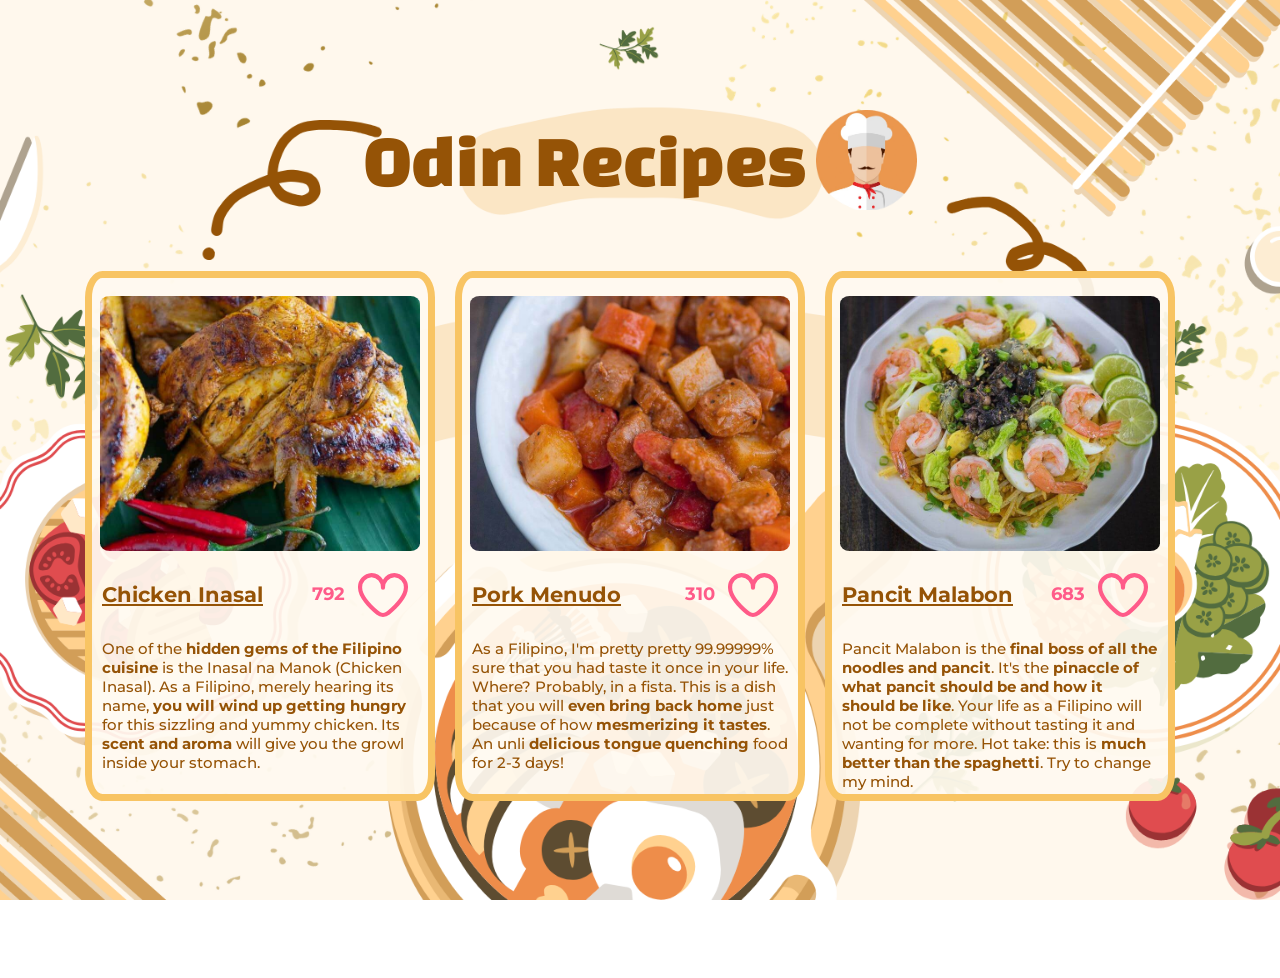
<file: index.html>
<!DOCTYPE html>
<html lang="en">
<head>
  <meta charset="UTF-8">
  <meta name="viewport" content="width=device-width, initial-scale=1.0">
  <title>Odin Recipes</title>
  <!-- css -->
  <link rel="stylesheet" href="./assets/static/style.css">
  <!-- fonts -->
  <link rel="preconnect" href="https://fonts.googleapis.com">
  <link rel="preconnect" href="https://fonts.gstatic.com" crossorigin>
  <link href="https://fonts.googleapis.com/css2?family=Montserrat:ital,wght@0,100..900;1,100..900&display=swap" rel="stylesheet">
  <link rel="preconnect" href="https://fonts.googleapis.com">
  <link rel="preconnect" href="https://fonts.gstatic.com" crossorigin>
  <link href="https://fonts.googleapis.com/css2?family=Changa+One:ital@0;1&display=swap" rel="stylesheet">
  <!-- icon -->
  <link rel="icon" type="image/x-icon" href="./assets/img/recipe-book-favicon.png">
  
</head>
<body>
  <div class="odin-recipes-heading-main">
    <h1 class="changa-one-regular heading">Odin Recipes</h1>
    <img class="chef-icon" src="./assets/img/professional-chef-icon.png" alt="chef-icon" height="100px" width="auto">
  </div>
  

  <div class="container-for-rectangles">
    <div class="rectangle-container-recipe">
      <div class="image-recipe-main-page">
        <img class="img-element-config" width="320px" height="auto" src="./assets/img/inasal-na-manok-cropped.jpg" alt="chicken-inasal">
      </div>
      <div class="indiv-card-header">
        <a class="recipe-link" href="./recipes/chicken-inasal.html">Chicken Inasal</a>
        <div class="heart-count">792</div>
        <div class="heart-container" title="Like">
          <input type="checkbox" class="checkbox" id="Give-It-An-Id">
          <div class="svg-container">
              <svg viewBox="0 0 24 24" class="svg-outline" xmlns="http://www.w3.org/2000/svg">
                  <path d="M17.5,1.917a6.4,6.4,0,0,0-5.5,3.3,6.4,6.4,0,0,0-5.5-3.3A6.8,6.8,0,0,0,0,8.967c0,4.547,4.786,9.513,8.8,12.88a4.974,4.974,0,0,0,6.4,0C19.214,18.48,24,13.514,24,8.967A6.8,6.8,0,0,0,17.5,1.917Zm-3.585,18.4a2.973,2.973,0,0,1-3.83,0C4.947,16.006,2,11.87,2,8.967a4.8,4.8,0,0,1,4.5-5.05A4.8,4.8,0,0,1,11,8.967a1,1,0,0,0,2,0,4.8,4.8,0,0,1,4.5-5.05A4.8,4.8,0,0,1,22,8.967C22,11.87,19.053,16.006,13.915,20.313Z">
                  </path>
              </svg>
              <svg viewBox="0 0 24 24" class="svg-filled" xmlns="http://www.w3.org/2000/svg">
                  <path d="M17.5,1.917a6.4,6.4,0,0,0-5.5,3.3,6.4,6.4,0,0,0-5.5-3.3A6.8,6.8,0,0,0,0,8.967c0,4.547,4.786,9.513,8.8,12.88a4.974,4.974,0,0,0,6.4,0C19.214,18.48,24,13.514,24,8.967A6.8,6.8,0,0,0,17.5,1.917Z">
                  </path>
              </svg>
              <svg class="svg-celebrate" width="100" height="100" xmlns="http://www.w3.org/2000/svg">
                  <polygon points="10,10 20,20"></polygon>
                  <polygon points="10,50 20,50"></polygon>
                  <polygon points="20,80 30,70"></polygon>
                  <polygon points="90,10 80,20"></polygon>
                  <polygon points="90,50 80,50"></polygon>
                  <polygon points="80,80 70,70"></polygon>
              </svg>
          </div>
        </div>
      </div>
    
      <div class="recipe-short-description">
          One of the <strong>hidden gems of the Filipino cuisine</strong> is the Inasal na Manok (Chicken Inasal). As a Filipino, merely hearing its name, <strong>you will wind up getting hungry</strong> for this sizzling and yummy chicken. Its <strong>scent and aroma</strong> will give you the growl inside your stomach.
      </div>  
    </div>

  <div class="container-for-rectangles">
      <div class="rectangle-container-recipe">
        <div class="image-recipe-main-page">
          <img class="img-element-config" width="320px" height="auto" src="./assets/img/pork-menudo-recipe-cropped.jpg" alt="chicken-inasal">
        </div>
        <div class="indiv-card-header">
          <a class="recipe-link" href="./recipes/pork-menudo.html">Pork Menudo</a>
          <div class="heart-count pork-margin">310</div>
          <div class="heart-container" title="Like">
            <input type="checkbox" class="checkbox" id="Give-It-An-Id">
            <div class="svg-container">
                <svg viewBox="0 0 24 24" class="svg-outline" xmlns="http://www.w3.org/2000/svg">
                    <path d="M17.5,1.917a6.4,6.4,0,0,0-5.5,3.3,6.4,6.4,0,0,0-5.5-3.3A6.8,6.8,0,0,0,0,8.967c0,4.547,4.786,9.513,8.8,12.88a4.974,4.974,0,0,0,6.4,0C19.214,18.48,24,13.514,24,8.967A6.8,6.8,0,0,0,17.5,1.917Zm-3.585,18.4a2.973,2.973,0,0,1-3.83,0C4.947,16.006,2,11.87,2,8.967a4.8,4.8,0,0,1,4.5-5.05A4.8,4.8,0,0,1,11,8.967a1,1,0,0,0,2,0,4.8,4.8,0,0,1,4.5-5.05A4.8,4.8,0,0,1,22,8.967C22,11.87,19.053,16.006,13.915,20.313Z">
                    </path>
                </svg>
                <svg viewBox="0 0 24 24" class="svg-filled" xmlns="http://www.w3.org/2000/svg">
                    <path d="M17.5,1.917a6.4,6.4,0,0,0-5.5,3.3,6.4,6.4,0,0,0-5.5-3.3A6.8,6.8,0,0,0,0,8.967c0,4.547,4.786,9.513,8.8,12.88a4.974,4.974,0,0,0,6.4,0C19.214,18.48,24,13.514,24,8.967A6.8,6.8,0,0,0,17.5,1.917Z">
                    </path>
                </svg>
                <svg class="svg-celebrate" width="100" height="100" xmlns="http://www.w3.org/2000/svg">
                    <polygon points="10,10 20,20"></polygon>
                    <polygon points="10,50 20,50"></polygon>
                    <polygon points="20,80 30,70"></polygon>
                    <polygon points="90,10 80,20"></polygon>
                    <polygon points="90,50 80,50"></polygon>
                    <polygon points="80,80 70,70"></polygon>
                </svg>
            </div>
          </div>
      </div>
    
      <div class="recipe-short-description">
        As a Filipino, I'm pretty pretty 99.99999% sure that you had taste it once in your life. Where? Probably, in a fista. This is a dish that you will <strong>even bring back home</strong> just because of how <strong>mesmerizing it tastes</strong>. An unli <strong>delicious tongue quenching</strong> food for 2-3 days!         
      </div>  
    </div>
  </div>

  <div class="container-for-rectangles">
      <div class="rectangle-container-recipe">
        <div class="image-recipe-main-page">
          <img class="img-element-config" width="320px" height="auto" src="./assets/img/Pancit-Malabon-Recipe-cropped.jpg" alt="chicken-inasal">
        </div>
        <div class="indiv-card-header">
          <a class="recipe-link" href="./recipes/pancit-malabon.html">Pancit Malabon</a>
          <div class="heart-count pancit-malabon-margin">683</div>
          <div class="heart-container" title="Like">
            <input type="checkbox" class="checkbox" id="Give-It-An-Id">
            <div class="svg-container">
                <svg viewBox="0 0 24 24" class="svg-outline" xmlns="http://www.w3.org/2000/svg">
                    <path d="M17.5,1.917a6.4,6.4,0,0,0-5.5,3.3,6.4,6.4,0,0,0-5.5-3.3A6.8,6.8,0,0,0,0,8.967c0,4.547,4.786,9.513,8.8,12.88a4.974,4.974,0,0,0,6.4,0C19.214,18.48,24,13.514,24,8.967A6.8,6.8,0,0,0,17.5,1.917Zm-3.585,18.4a2.973,2.973,0,0,1-3.83,0C4.947,16.006,2,11.87,2,8.967a4.8,4.8,0,0,1,4.5-5.05A4.8,4.8,0,0,1,11,8.967a1,1,0,0,0,2,0,4.8,4.8,0,0,1,4.5-5.05A4.8,4.8,0,0,1,22,8.967C22,11.87,19.053,16.006,13.915,20.313Z">
                    </path>
                </svg>
                <svg viewBox="0 0 24 24" class="svg-filled" xmlns="http://www.w3.org/2000/svg">
                    <path d="M17.5,1.917a6.4,6.4,0,0,0-5.5,3.3,6.4,6.4,0,0,0-5.5-3.3A6.8,6.8,0,0,0,0,8.967c0,4.547,4.786,9.513,8.8,12.88a4.974,4.974,0,0,0,6.4,0C19.214,18.48,24,13.514,24,8.967A6.8,6.8,0,0,0,17.5,1.917Z">
                    </path>
                </svg>
                <svg class="svg-celebrate" width="100" height="100" xmlns="http://www.w3.org/2000/svg">
                    <polygon points="10,10 20,20"></polygon>
                    <polygon points="10,50 20,50"></polygon>
                    <polygon points="20,80 30,70"></polygon>
                    <polygon points="90,10 80,20"></polygon>
                    <polygon points="90,50 80,50"></polygon>
                    <polygon points="80,80 70,70"></polygon>
                </svg>
            </div>
          </div>
      </div>
    
      <div class="recipe-short-description">
        Pancit Malabon is the <strong>final boss of all the noodles and pancit</strong>. It's the <strong>pinaccle of what pancit should be and how it should be like</strong>. Your life as a Filipino will not be complete without tasting it and wanting for more. Hot take: this is <strong>much better than the spaghetti</strong>. Try to change my mind.
      </div>  
    </div>
  </div>
</body>
</html>
</file>
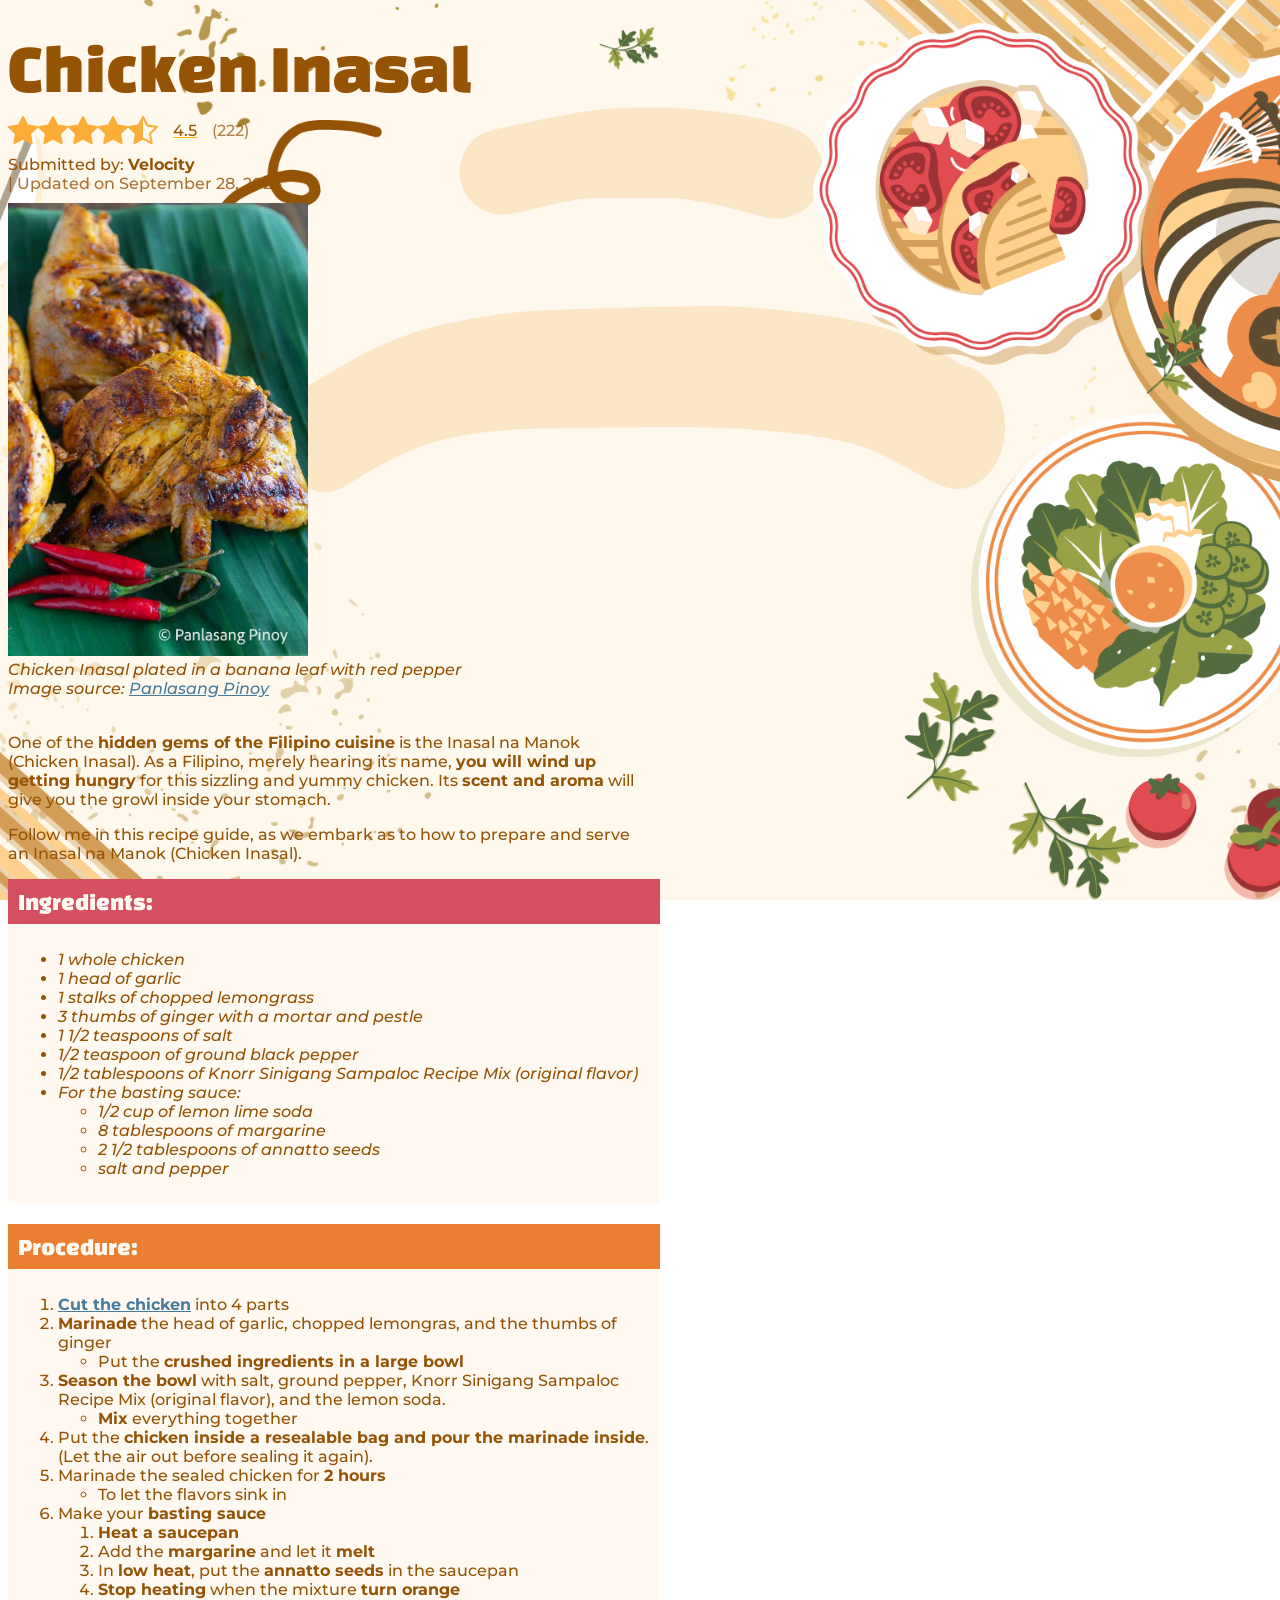
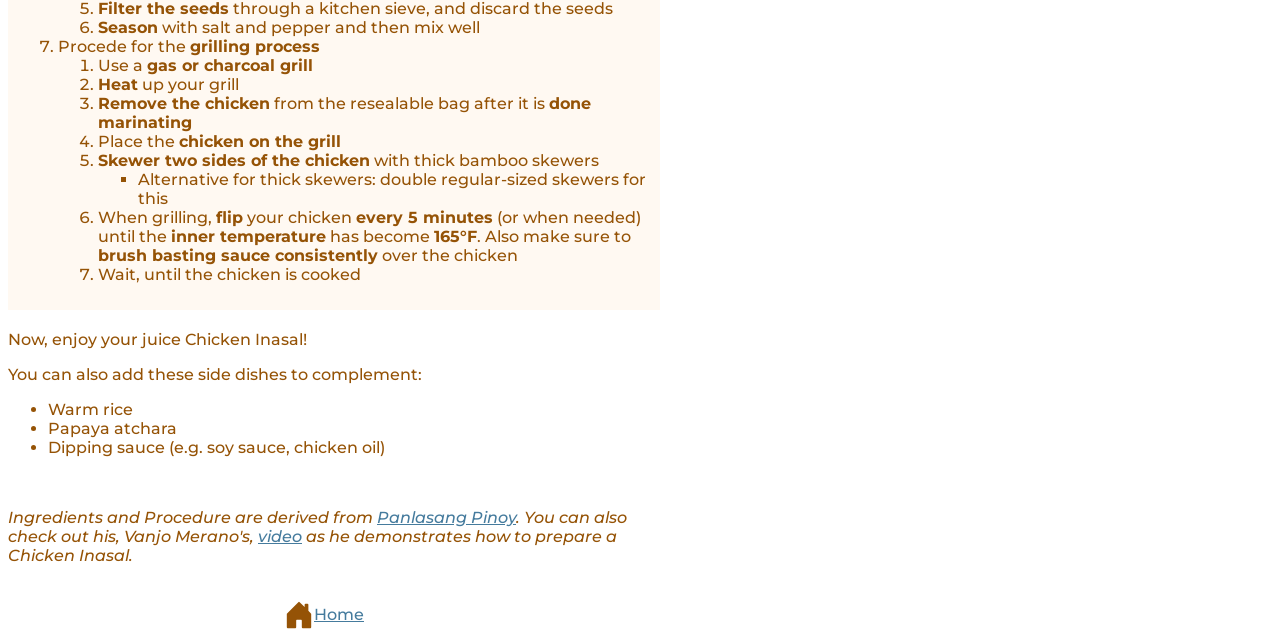
<file: recipes/chicken-inasal.html>
<!DOCTYPE html>
<html lang="en">
<head>
  <meta charset="UTF-8">
  <meta name="viewport" content="width=device-width, initial-scale=1.0">
  <title>Chicken Inasal Recipe</title>
  <link rel="stylesheet" href="../assets/static/style.css">
  <link rel="preconnect" href="https://fonts.googleapis.com">
  <link rel="preconnect" href="https://fonts.gstatic.com" crossorigin>
  <link href="https://fonts.googleapis.com/css2?family=Montserrat:ital,wght@0,100..900;1,100..900&display=swap" rel="stylesheet">
  <!-- changa font -->
  <link rel="preconnect" href="https://fonts.googleapis.com">
  <link rel="preconnect" href="https://fonts.gstatic.com" crossorigin>
  <link href="https://fonts.googleapis.com/css2?family=Changa+One:ital@0;1&display=swap" rel="stylesheet">
  <!-- icon -->
  <link rel="icon" type="image/x-icon" href="../assets/img/recipe-book-favicon.png">
</head>
<body class="recipes-body">
  <h1 class="changa-one-regular recipe-heading">Chicken Inasal</h1>
  <div class="star-rating-container">
    <svg class="star-rating-color" xmlns="http://www.w3.org/2000/svg" width="16" height="16" fill="currentColor" class="bi bi-star-fill" viewBox="0 0 16 16">
      <path d="M3.612 15.443c-.386.198-.824-.149-.746-.592l.83-4.73L.173 6.765c-.329-.314-.158-.888.283-.95l4.898-.696L7.538.792c.197-.39.73-.39.927 0l2.184 4.327 4.898.696c.441.062.612.636.282.95l-3.522 3.356.83 4.73c.078.443-.36.79-.746.592L8 13.187l-4.389 2.256z"/>
    </svg>
    <svg class="star-rating-color" xmlns="http://www.w3.org/2000/svg" width="16" height="16" fill="currentColor" class="bi bi-star-fill" viewBox="0 0 16 16">
      <path d="M3.612 15.443c-.386.198-.824-.149-.746-.592l.83-4.73L.173 6.765c-.329-.314-.158-.888.283-.95l4.898-.696L7.538.792c.197-.39.73-.39.927 0l2.184 4.327 4.898.696c.441.062.612.636.282.95l-3.522 3.356.83 4.73c.078.443-.36.79-.746.592L8 13.187l-4.389 2.256z"/>
    </svg>
    <svg class="star-rating-color" xmlns="http://www.w3.org/2000/svg" width="16" height="16" fill="currentColor" class="bi bi-star-fill" viewBox="0 0 16 16">
      <path d="M3.612 15.443c-.386.198-.824-.149-.746-.592l.83-4.73L.173 6.765c-.329-.314-.158-.888.283-.95l4.898-.696L7.538.792c.197-.39.73-.39.927 0l2.184 4.327 4.898.696c.441.062.612.636.282.95l-3.522 3.356.83 4.73c.078.443-.36.79-.746.592L8 13.187l-4.389 2.256z"/>
    </svg>
    <svg class="star-rating-color" xmlns="http://www.w3.org/2000/svg" width="16" height="16" fill="currentColor" class="bi bi-star-fill" viewBox="0 0 16 16">
      <path d="M3.612 15.443c-.386.198-.824-.149-.746-.592l.83-4.73L.173 6.765c-.329-.314-.158-.888.283-.95l4.898-.696L7.538.792c.197-.39.73-.39.927 0l2.184 4.327 4.898.696c.441.062.612.636.282.95l-3.522 3.356.83 4.73c.078.443-.36.79-.746.592L8 13.187l-4.389 2.256z"/>
    </svg>
    <svg class="star-rating-color" xmlns="http://www.w3.org/2000/svg" width="16" height="16" fill="currentColor" class="bi bi-star-half" viewBox="0 0 16 16">
      <path d="M5.354 5.119 7.538.792A.52.52 0 0 1 8 .5c.183 0 .366.097.465.292l2.184 4.327 4.898.696A.54.54 0 0 1 16 6.32a.55.55 0 0 1-.17.445l-3.523 3.356.83 4.73c.078.443-.36.79-.746.592L8 13.187l-4.389 2.256a.5.5 0 0 1-.146.05c-.342.06-.668-.254-.6-.642l.83-4.73L.173 6.765a.55.55 0 0 1-.172-.403.6.6 0 0 1 .085-.302.51.51 0 0 1 .37-.245zM8 12.027a.5.5 0 0 1 .232.056l3.686 1.894-.694-3.957a.56.56 0 0 1 .162-.505l2.907-2.77-4.052-.576a.53.53 0 0 1-.393-.288L8.001 2.223 8 2.226z"/>
    </svg>
    <div class="rating-points">
      4.5
    </div>
    <div class="rate-count">
      (222)
    </div>
  </div>
  <div class="submission-container">
    <div>
      Submitted by: <strong>Velocity</strong>
    </div>  
    <div class="update">
      |  Updated on September 28, 2026
    </div>
  </div>
  
  <!-- image and its description -->
  <img src="../assets/img/inasal-na-manok.jpg" alt="cooked-chicken-inasal" width="300">
  <br>
  <div><em>Chicken Inasal plated in a banana leaf with red pepper</em></div>
  <div><em>Image source: <a href="https://panlasangpinoy.com/sinigang-mix-inasal-na-manok/">Panlasang Pinoy</a></em></div>
  <br>

  <!-- description -->
  <div class="recipe-description-container">
    <p>One of the <strong>hidden gems of the Filipino cuisine</strong> is the Inasal na Manok (Chicken Inasal). As a Filipino, merely hearing its name, <strong>you will wind up getting hungry</strong> for this sizzling and yummy chicken. Its <strong>scent and aroma</strong> will give you the growl inside your stomach.</p>
    <p>Follow me in this recipe guide, as we embark as to how to prepare and serve an Inasal na Manok (Chicken Inasal).</p>
  </div>

  <div class="heading-recipes-content changa-one-regular-unbold">
    <h2>Ingredients:</h2>
  </div>
  <div class="ingproc-container">
    <ul>
      <li><em>1 whole chicken</em></li>
      <li><em>1 head of garlic</em></li>
      <li><em>1 stalks of chopped lemongrass</em></li>
      <li><em>3 thumbs of ginger with a mortar and pestle</em></li>
      <li><em>1 1/2 teaspoons of salt</em></li>
      <li><em>1/2 teaspoon of ground black pepper</em></li>
      <li><em> 1/2 tablespoons of Knorr Sinigang Sampaloc Recipe Mix (original flavor)</em></li>
      <li><em>For the basting sauce:</em></li>
        <ul>
          <li><em>1/2 cup of lemon lime soda</em></li>
          <li><em>8 tablespoons of margarine</em></li>
          <li><em>2 1/2 tablespoons of annatto seeds</em></li>
          <li><em>salt and pepper</em></li>
        </ul>
    </ul>
  </div>

  <div class="heading-recipes-content changa-one-regular-unbold procedure">
    <h2>Procedure:</h2>
  </div>
  <div class="ingproc-container">
    <ol>
      <li><strong><a href="https://www.youtube.com/embed/iBfCRjPHPwg?feature=oembed&autoplay=1">Cut the chicken</a></strong> into 4 parts</li>
      <li><strong>Marinade</strong> the head of garlic, chopped lemongras, and the thumbs of ginger</li>
      <ul>
        <li>Put the <strong>crushed ingredients in a large bowl</strong></li>
      </ul>
      <li><strong>Season the bowl</strong> with salt, ground pepper, Knorr Sinigang Sampaloc Recipe Mix (original flavor), and the lemon soda.</li>
      <ul>
        <li><strong>Mix</strong> everything together</li>
      </ul>
      <li>Put the <strong>chicken inside a resealable bag and pour the marinade inside</strong>. (Let the air out before sealing it again).</li>
      <li>Marinade the sealed chicken for <strong>2 hours</strong></li>
      <ul>
        <li>To let the flavors sink in</li>
      </ul>
      <li>Make your <strong>basting sauce</strong></li>
      <ol>
        <li><strong>Heat a saucepan</strong></li>
        <li>Add the <strong>margarine</strong> and let it <strong>melt</strong></li>
        <li>In <strong>low heat</strong>, put the <strong>annatto seeds</strong> in the saucepan</li>
        <li><strong>Stop heating</strong> when the mixture <strong>turn orange</strong></li>
        <li><strong>Filter the seeds</strong> through a kitchen sieve, and discard the seeds</li>
        <li><strong>Season</strong> with salt and pepper and then mix well</li>
      </ol>
      <li>Procede for the <strong>grilling process</strong></li>
      <ol>
        <li>Use a <strong>gas or charcoal grill</strong></li>
        <li><strong>Heat</strong> up your grill</li>
        <li><strong>Remove the chicken</strong> from the resealable bag after it is <strong>done marinating</strong></li>
        <li>Place the <strong>chicken on the grill</strong></li>
        <li><strong>Skewer two sides of the chicken</strong> with thick bamboo skewers</li>
        <ul>
          <li>Alternative for thick skewers: double regular-sized skewers for this</li>
        </ul>
        <li>When grilling, <strong>flip</strong> your chicken <strong>every 5 minutes</strong> (or when needed) until the <strong>inner temperature</strong> has become <strong>165°F</strong>. Also make sure to <strong>brush basting sauce consistently</strong> over the chicken</li>
        <li>Wait, until the chicken is cooked</li>
      </ol>
    </ol>
  </div>

  <div class="recipe-description-container">
    <p>Now, enjoy your juice Chicken Inasal!</p>
    <p>You can also add these side dishes to complement:</p>
    <ul>
      <li>Warm rice</li>
      <li>Papaya atchara</li>
      <li>Dipping sauce (e.g. soy sauce, chicken oil)</li>
    </ul>
    <br>
    <p><em>Ingredients and Procedure are derived from <a href="https://panlasangpinoy.com/sinigang-mix-inasal-na-manok/">Panlasang Pinoy</a>. You can also check out his, Vanjo Merano's, <a href="https://www.youtube.com/embed/iBfCRjPHPwg?feature=oembed&autoplay=1">video</a> as he demonstrates how to prepare a Chicken Inasal.</em></p>
    <br>
    <div class="container-for-rectangles">
      <svg xmlns="http://www.w3.org/2000/svg" width="30" height="auto" fill="currentColor" class="bi bi-house-door-fill" viewBox="0 0 16 16">
        <path d="M6.5 14.5v-3.505c0-.245.25-.495.5-.495h2c.25 0 .5.25.5.5v3.5a.5.5 0 0 0 .5.5h4a.5.5 0 0 0 .5-.5v-7a.5.5 0 0 0-.146-.354L13 5.793V2.5a.5.5 0 0 0-.5-.5h-1a.5.5 0 0 0-.5.5v1.293L8.354 1.146a.5.5 0 0 0-.708 0l-6 6A.5.5 0 0 0 1.5 7.5v7a.5.5 0 0 0 .5.5h4a.5.5 0 0 0 .5-.5"/>
      </svg>
      <a href="../index.html">Home</a>
    </div>
  </div>
</body>
</html>
</file>
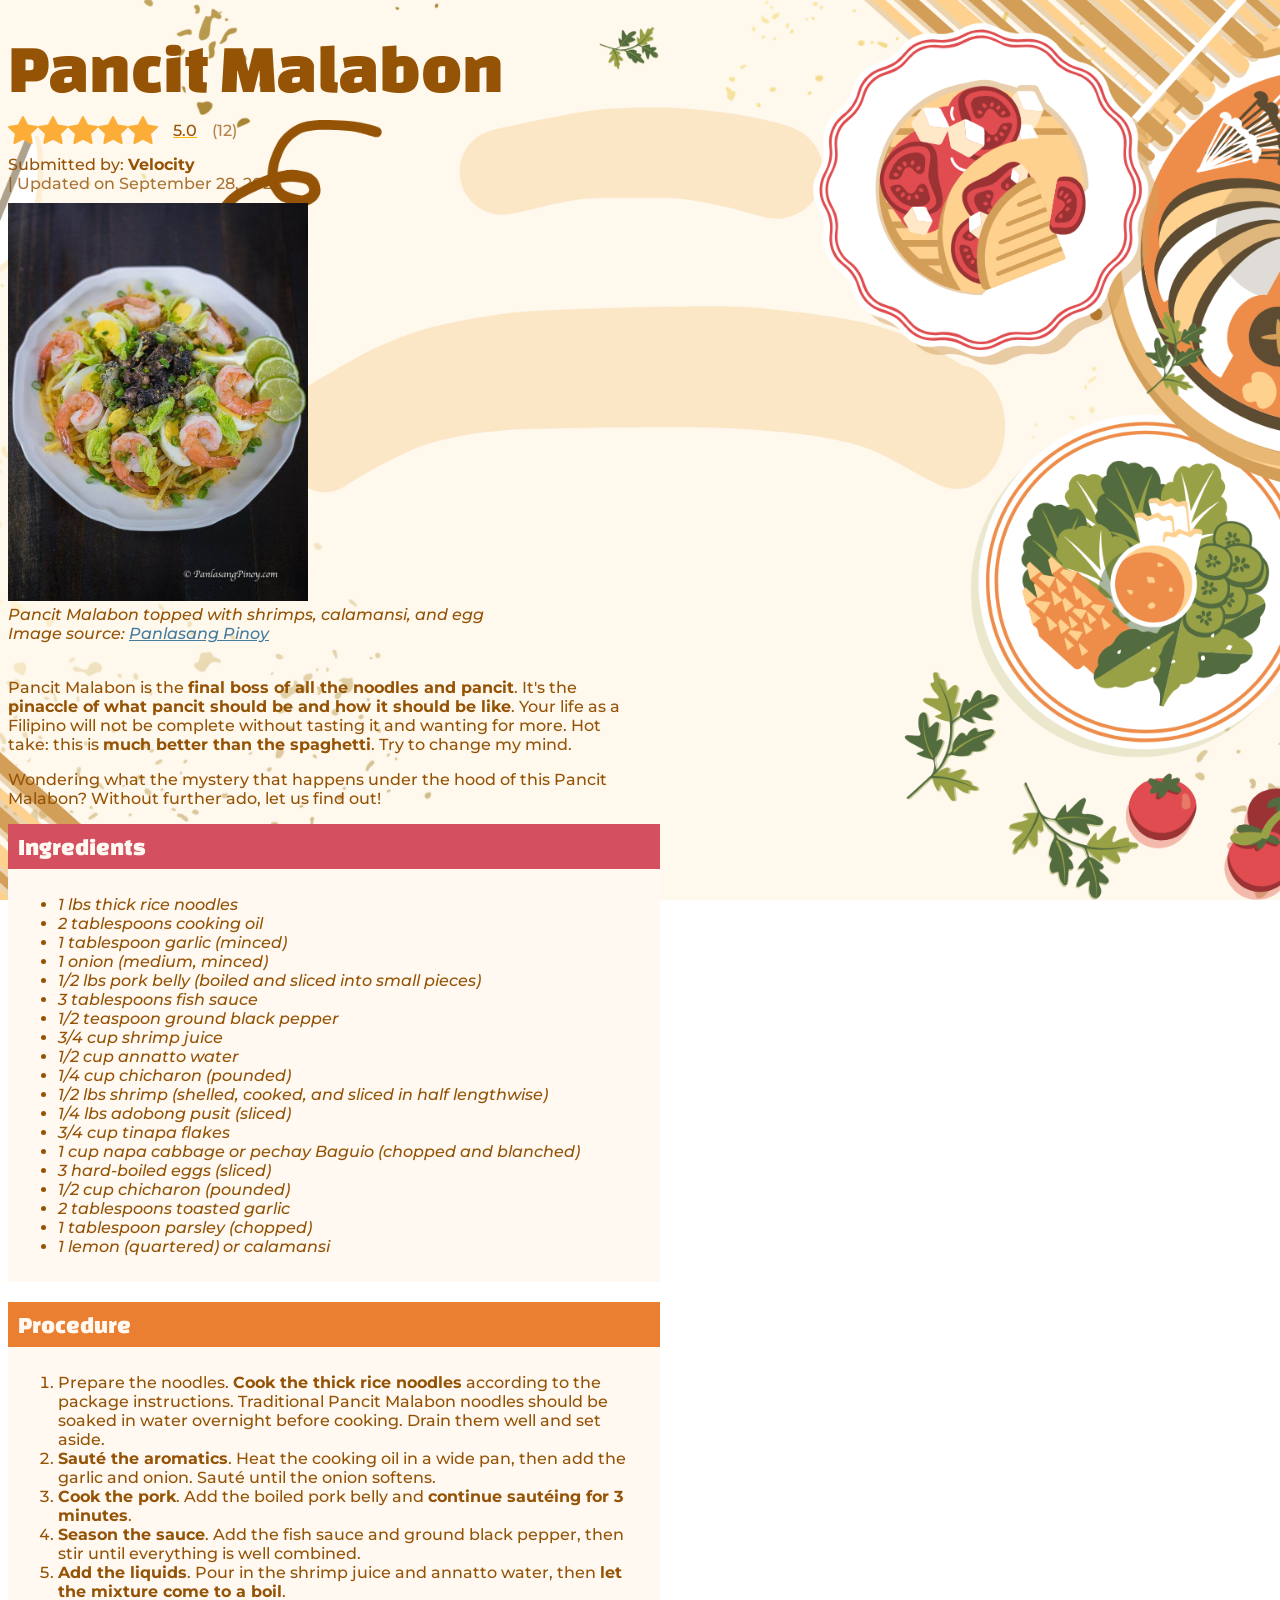
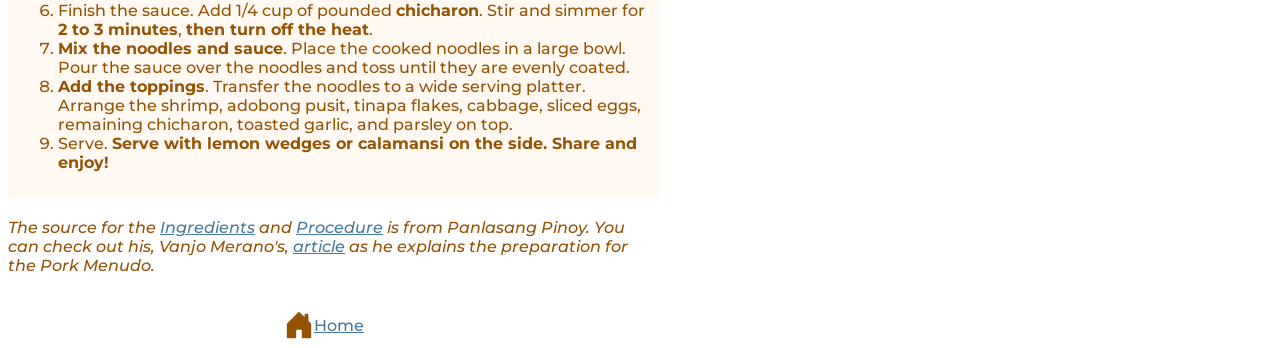
<file: recipes/pancit-malabon.html>
<!DOCTYPE html>
<html lang="en">
<head>
  <meta charset="UTF-8">
  <meta name="viewport" content="width=device-width, initial-scale=1.0">
  <title>Pancit Malabon Recipe</title>
  <link rel="stylesheet" href="../assets/static/style.css">
  <link rel="preconnect" href="https://fonts.googleapis.com">
  <link rel="preconnect" href="https://fonts.gstatic.com" crossorigin>
  <link href="https://fonts.googleapis.com/css2?family=Montserrat:ital,wght@0,100..900;1,100..900&display=swap" rel="stylesheet">
  <link rel="preconnect" href="https://fonts.googleapis.com">
  <link rel="preconnect" href="https://fonts.gstatic.com" crossorigin>
  <link href="https://fonts.googleapis.com/css2?family=Changa+One:ital@0;1&display=swap" rel="stylesheet">
  <link rel="icon" type="image/x-icon" href="../assets/img/recipe-book-favicon.png">
</head>
<body class="recipes-body">
  <h1 class="changa-one-regular recipe-heading">Pancit Malabon</h1>

  <div class="star-rating-container">
    <svg class="star-rating-color" xmlns="http://www.w3.org/2000/svg" width="16" height="16" fill="currentColor" class="bi bi-star-fill" viewBox="0 0 16 16">
      <path d="M3.612 15.443c-.386.198-.824-.149-.746-.592l.83-4.73L.173 6.765c-.329-.314-.158-.888.283-.95l4.898-.696L7.538.792c.197-.39.73-.39.927 0l2.184 4.327 4.898.696c.441.062.612.636.282.95l-3.522 3.356.83 4.73c.078.443-.36.79-.746.592L8 13.187l-4.389 2.256z"/>
    </svg>
    <svg class="star-rating-color" xmlns="http://www.w3.org/2000/svg" width="16" height="16" fill="currentColor" class="bi bi-star-fill" viewBox="0 0 16 16">
      <path d="M3.612 15.443c-.386.198-.824-.149-.746-.592l.83-4.73L.173 6.765c-.329-.314-.158-.888.283-.95l4.898-.696L7.538.792c.197-.39.73-.39.927 0l2.184 4.327 4.898.696c.441.062.612.636.282.95l-3.522 3.356.83 4.73c.078.443-.36.79-.746.592L8 13.187l-4.389 2.256z"/>
    </svg>
    <svg class="star-rating-color" xmlns="http://www.w3.org/2000/svg" width="16" height="16" fill="currentColor" class="bi bi-star-fill" viewBox="0 0 16 16">
      <path d="M3.612 15.443c-.386.198-.824-.149-.746-.592l.83-4.73L.173 6.765c-.329-.314-.158-.888.283-.95l4.898-.696L7.538.792c.197-.39.73-.39.927 0l2.184 4.327 4.898.696c.441.062.612.636.282.95l-3.522 3.356.83 4.73c.078.443-.36.79-.746.592L8 13.187l-4.389 2.256z"/>
    </svg>
    <svg class="star-rating-color" xmlns="http://www.w3.org/2000/svg" width="16" height="16" fill="currentColor" class="bi bi-star-fill" viewBox="0 0 16 16">
      <path d="M3.612 15.443c-.386.198-.824-.149-.746-.592l.83-4.73L.173 6.765c-.329-.314-.158-.888.283-.95l4.898-.696L7.538.792c.197-.39.73-.39.927 0l2.184 4.327 4.898.696c.441.062.612.636.282.95l-3.522 3.356.83 4.73c.078.443-.36.79-.746.592L8 13.187l-4.389 2.256z"/>
    </svg>
    <svg class="star-rating-color" xmlns="http://www.w3.org/2000/svg" width="16" height="16" fill="currentColor" class="bi bi-star-fill" viewBox="0 0 16 16">
      <path d="M3.612 15.443c-.386.198-.824-.149-.746-.592l.83-4.73L.173 6.765c-.329-.314-.158-.888.283-.95l4.898-.696L7.538.792c.197-.39.73-.39.927 0l2.184 4.327 4.898.696c.441.062.612.636.282.95l-3.522 3.356.83 4.73c.078.443-.36.79-.746.592L8 13.187l-4.389 2.256z"/>
    </svg>
    <div class="rating-points">
      5.0
    </div>
    <div class="rate-count">
      (12)
    </div>
  </div>
  <div class="submission-container">
    <div>
      Submitted by: <strong>Velocity</strong>
    </div>  
    <div class="update">
      |  Updated on September 28, 2026
    </div>
  </div>

  <img src="../assets/img/Pancit-Malabon-Recipe-2.jpg" alt="cooked pancit malabon" width="300">

  <div><em>Pancit Malabon topped with shrimps, calamansi, and egg</em></div>
  <div><em>Image source: <a href="https://panlasangpinoy.com/pancit-malabon-recipe/">Panlasang Pinoy</a></em></div>
  <br>

  <div class="recipe-description-container">
    <p>Pancit Malabon is the <strong>final boss of all the noodles and pancit</strong>. It's the <strong>pinaccle of what pancit should be and how it should be like</strong>. Your life as a Filipino will not be complete without tasting it and wanting for more. Hot take: this is <strong>much better than the spaghetti</strong>. Try to change my mind.</p>
    <p>Wondering what the mystery that happens under the hood of this Pancit Malabon? Without further ado, let us find out!</p>
  </div>

  <div class="heading-recipes-content changa-one-regular-unbold">
    <h2>Ingredients</h2>
  </div>

  <div class="ingproc-container">
    <ul>
      <li><em>1 lbs thick rice noodles</em></li>
      <li><em>2 tablespoons cooking oil</em></li>
      <li><em>1 tablespoon garlic (minced)</em></li>
      <li><em>1 onion (medium, minced)</em></li>
      <li><em>1/2 lbs pork belly (boiled and sliced into small pieces)</em></li>
      <li><em>3 tablespoons fish sauce</em></li>
      <li><em>1/2 teaspoon ground black pepper</em></li>
      <li><em>3/4 cup shrimp juice</em></li>
      <li><em>1/2 cup annatto water</em></li>
      <li><em>1/4 cup chicharon (pounded)</em></li>
      <li><em>1/2 lbs shrimp (shelled, cooked, and sliced in half lengthwise)</em></li>
      <li><em>1/4 lbs adobong pusit (sliced)</em></li>
      <li><em>3/4 cup tinapa flakes</em></li>
      <li><em>1 cup napa cabbage or pechay Baguio (chopped and blanched)</em></li>
      <li><em>3 hard-boiled eggs (sliced)</em></li>
      <li><em>1/2 cup chicharon (pounded)</em></li>
      <li><em>2 tablespoons toasted garlic</em></li>
      <li><em>1 tablespoon parsley (chopped)</em></li>
      <li><em>1 lemon (quartered) or calamansi</em></li>
    </ul>
  </div>






  <div class="heading-recipes-content changa-one-regular-unbold procedure">
    <h2>Procedure</h2>
  </div>
  <div class="ingproc-container">
    <ol>
      <li>Prepare the noodles. <strong>Cook the thick rice noodles</strong> according to the package instructions. Traditional Pancit Malabon noodles should be soaked in water overnight before cooking. Drain them well and set aside.</li>
      <li><strong>Sauté the aromatics</strong>. Heat the cooking oil in a wide pan, then add the garlic and onion. Sauté until the onion softens.</li>
      <li><strong>Cook the pork</strong>. Add the boiled pork belly and <strong>continue sautéing for 3 minutes</strong>.</li>
      <li><strong>Season the sauce</strong>. Add the fish sauce and ground black pepper, then stir until everything is well combined.</li>
      <li><strong>Add the liquids</strong>. Pour in the shrimp juice and annatto water, then <strong>let the mixture come to a boil</strong>.</li>
      <li>Finish the sauce. Add 1/4 cup of pounded <strong>chicharon</strong>. Stir and simmer for <strong>2 to 3 minutes</strong>, <strong>then turn off the heat</strong>.</li>
      <li><strong>Mix the noodles and sauce</strong>. Place the cooked noodles in a large bowl. Pour the sauce over the noodles and toss until they are evenly coated.</li>
      <li><strong>Add the toppings</strong>. Transfer the noodles to a wide serving platter. Arrange the shrimp, adobong pusit, tinapa flakes, cabbage, sliced eggs, remaining chicharon, toasted garlic, and parsley on top.</li>
      <li>Serve. <strong>Serve with lemon wedges or calamansi on the side. Share and enjoy!</strong></li>
    </ol>
  </div>
  <div class="recipe-description-container">
    <p><em>The source for the <a href="https://panlasangpinoy.com/pancit-malabon-recipe/#:~:text=People-,Ingredients,-%E2%96%A2">Ingredients</a> and <a href="https://panlasangpinoy.com/pancit-malabon-recipe/#:~:text=bit%20of%20all.-,Instructions,-Prepare%20the%20noodles">Procedure</a> is from Panlasang Pinoy. You can check out his, Vanjo Merano's, <a href="https://panlasangpinoy.com/pancit-malabon-recipe/">article</a> as he explains the preparation for the Pork Menudo.</em></p> 
    <br>
    <div class="container-for-rectangles">
      <svg xmlns="http://www.w3.org/2000/svg" width="30" height="auto" fill="currentColor" class="bi bi-house-door-fill" viewBox="0 0 16 16">
        <path d="M6.5 14.5v-3.505c0-.245.25-.495.5-.495h2c.25 0 .5.25.5.5v3.5a.5.5 0 0 0 .5.5h4a.5.5 0 0 0 .5-.5v-7a.5.5 0 0 0-.146-.354L13 5.793V2.5a.5.5 0 0 0-.5-.5h-1a.5.5 0 0 0-.5.5v1.293L8.354 1.146a.5.5 0 0 0-.708 0l-6 6A.5.5 0 0 0 1.5 7.5v7a.5.5 0 0 0 .5.5h4a.5.5 0 0 0 .5-.5"/>
      </svg>
      <a href="../index.html">Home</a>
    </div>
  </div>
</body>
</html>
</file>
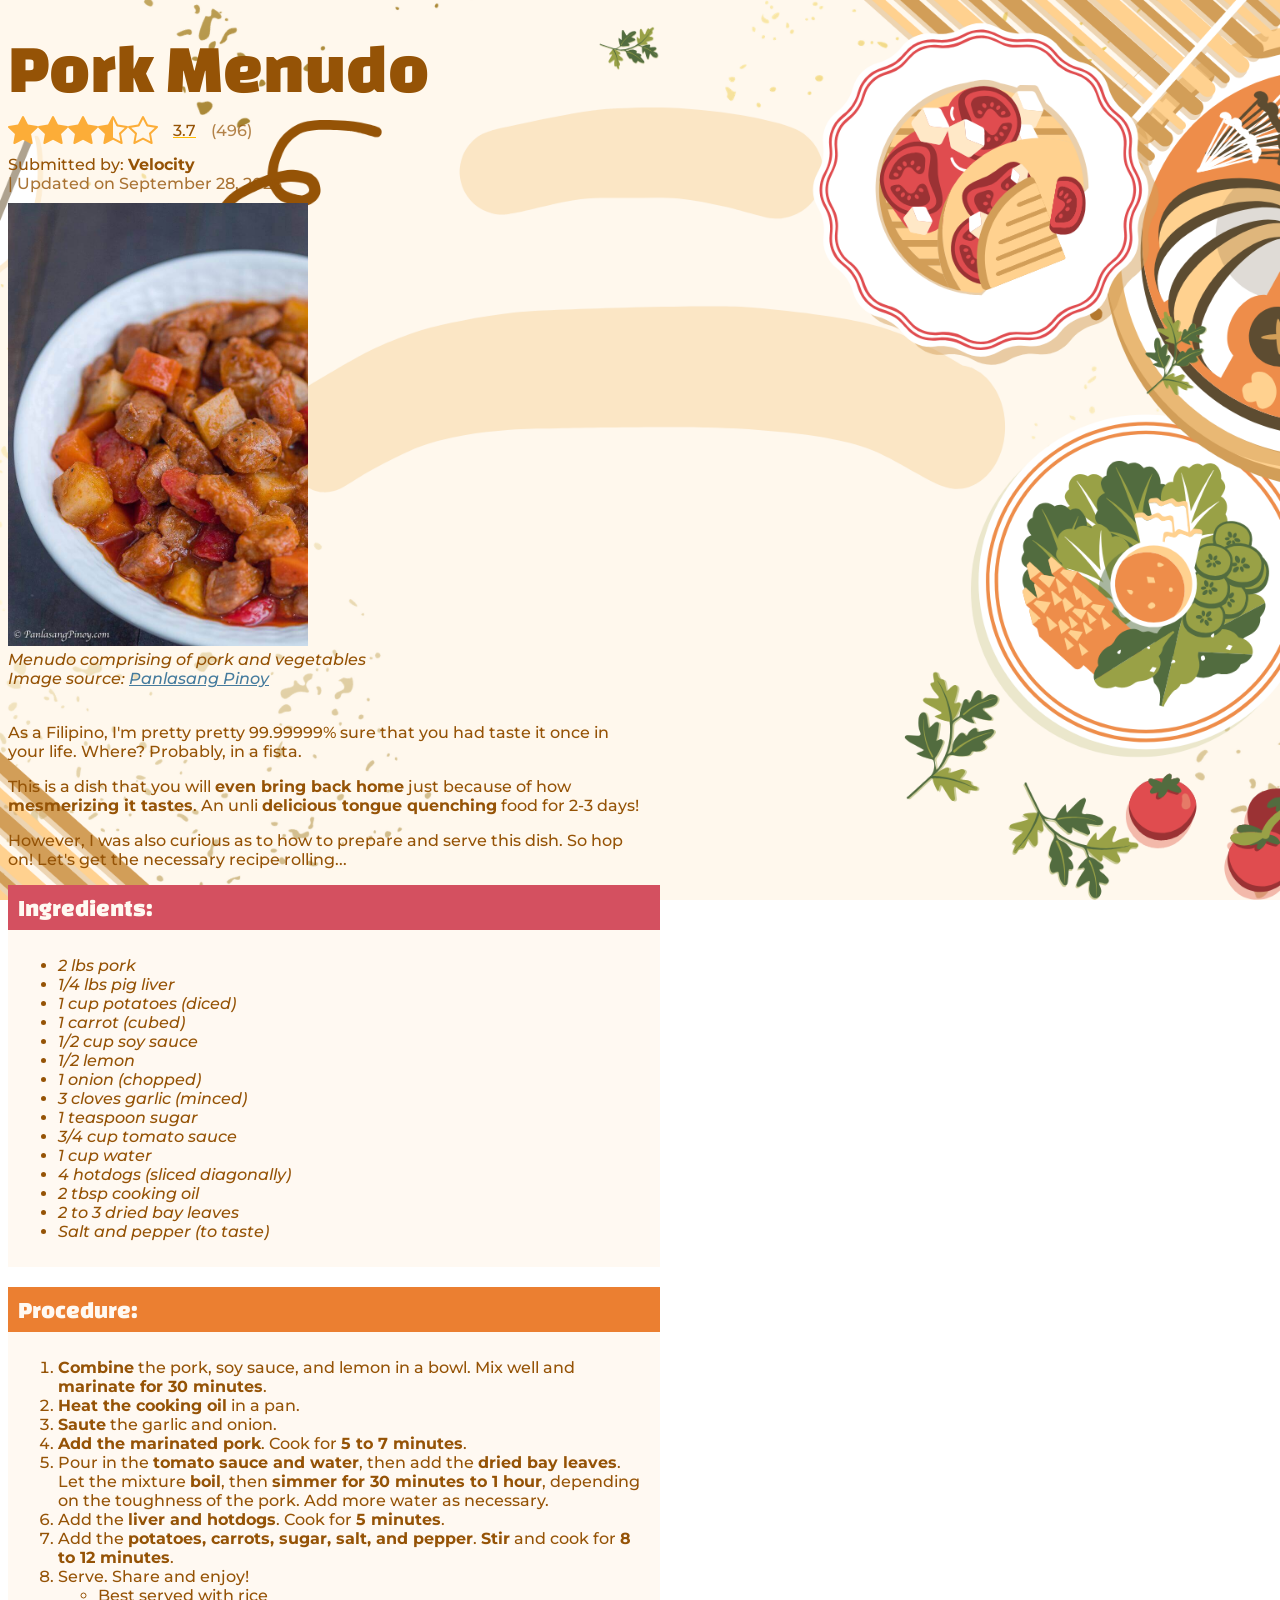
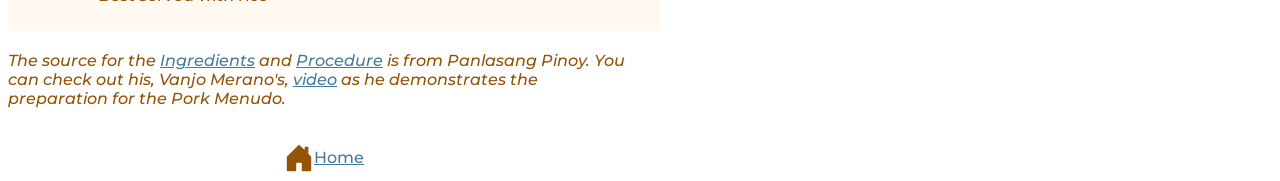
<file: recipes/pork-menudo.html>
<!DOCTYPE html>
<html lang="en">
<head>
  <meta charset="UTF-8">
  <meta name="viewport" content="width=device-width, initial-scale=1.0">
  <title>Pork Menudo Recipe</title>
  <link rel="stylesheet" href="../assets/static/style.css">
  <link rel="preconnect" href="https://fonts.googleapis.com">
  <link rel="preconnect" href="https://fonts.gstatic.com" crossorigin>
  <link href="https://fonts.googleapis.com/css2?family=Montserrat:ital,wght@0,100..900;1,100..900&display=swap" rel="stylesheet">
  <link rel="icon" type="image/x-icon" href="../assets/img/recipe-book-favicon.png">
  <link rel="preconnect" href="https://fonts.googleapis.com">
  <link rel="preconnect" href="https://fonts.gstatic.com" crossorigin>
  <link href="https://fonts.googleapis.com/css2?family=Changa+One:ital@0;1&display=swap" rel="stylesheet">
</head>
<body class="recipes-body">
  <h1 class="changa-one-regular recipe-heading">Pork Menudo</h1>
  <div class="star-rating-container">
    <svg class="star-rating-color" xmlns="http://www.w3.org/2000/svg" width="16" height="16" fill="currentColor" class="bi bi-star-fill" viewBox="0 0 16 16">
      <path d="M3.612 15.443c-.386.198-.824-.149-.746-.592l.83-4.73L.173 6.765c-.329-.314-.158-.888.283-.95l4.898-.696L7.538.792c.197-.39.73-.39.927 0l2.184 4.327 4.898.696c.441.062.612.636.282.95l-3.522 3.356.83 4.73c.078.443-.36.79-.746.592L8 13.187l-4.389 2.256z"/>
    </svg>
    <svg class="star-rating-color" xmlns="http://www.w3.org/2000/svg" width="16" height="16" fill="currentColor" class="bi bi-star-fill" viewBox="0 0 16 16">
      <path d="M3.612 15.443c-.386.198-.824-.149-.746-.592l.83-4.73L.173 6.765c-.329-.314-.158-.888.283-.95l4.898-.696L7.538.792c.197-.39.73-.39.927 0l2.184 4.327 4.898.696c.441.062.612.636.282.95l-3.522 3.356.83 4.73c.078.443-.36.79-.746.592L8 13.187l-4.389 2.256z"/>
    </svg>
    <svg class="star-rating-color" xmlns="http://www.w3.org/2000/svg" width="16" height="16" fill="currentColor" class="bi bi-star-fill" viewBox="0 0 16 16">
      <path d="M3.612 15.443c-.386.198-.824-.149-.746-.592l.83-4.73L.173 6.765c-.329-.314-.158-.888.283-.95l4.898-.696L7.538.792c.197-.39.73-.39.927 0l2.184 4.327 4.898.696c.441.062.612.636.282.95l-3.522 3.356.83 4.73c.078.443-.36.79-.746.592L8 13.187l-4.389 2.256z"/>
    </svg>
    <svg class="star-rating-color" xmlns="http://www.w3.org/2000/svg" width="16" height="16" fill="currentColor" class="bi bi-star-half" viewBox="0 0 16 16">
      <path d="M5.354 5.119 7.538.792A.52.52 0 0 1 8 .5c.183 0 .366.097.465.292l2.184 4.327 4.898.696A.54.54 0 0 1 16 6.32a.55.55 0 0 1-.17.445l-3.523 3.356.83 4.73c.078.443-.36.79-.746.592L8 13.187l-4.389 2.256a.5.5 0 0 1-.146.05c-.342.06-.668-.254-.6-.642l.83-4.73L.173 6.765a.55.55 0 0 1-.172-.403.6.6 0 0 1 .085-.302.51.51 0 0 1 .37-.245zM8 12.027a.5.5 0 0 1 .232.056l3.686 1.894-.694-3.957a.56.56 0 0 1 .162-.505l2.907-2.77-4.052-.576a.53.53 0 0 1-.393-.288L8.001 2.223 8 2.226z"/>
    </svg>
    <svg class="star-rating-color" xmlns="http://www.w3.org/2000/svg" width="16" height="16" fill="currentColor" class="bi bi-star" viewBox="0 0 16 16">
      <path d="M2.866 14.85c-.078.444.36.791.746.593l4.39-2.256 4.389 2.256c.386.198.824-.149.746-.592l-.83-4.73 3.522-3.356c.33-.314.16-.888-.282-.95l-4.898-.696L8.465.792a.513.513 0 0 0-.927 0L5.354 5.12l-4.898.696c-.441.062-.612.636-.283.95l3.523 3.356-.83 4.73zm4.905-2.767-3.686 1.894.694-3.957a.56.56 0 0 0-.163-.505L1.71 6.745l4.052-.576a.53.53 0 0 0 .393-.288L8 2.223l1.847 3.658a.53.53 0 0 0 .393.288l4.052.575-2.906 2.77a.56.56 0 0 0-.163.506l.694 3.957-3.686-1.894a.5.5 0 0 0-.461 0z"/>
    </svg>
    <div class="rating-points">
      3.7
    </div>
    <div class="rate-count">
      (496)
    </div>
  </div>

  <div class="submission-container">
    <div>
      Submitted by: <strong>Velocity</strong>
    </div>  
    <div class="update">
      |  Updated on September 28, 2026
    </div>
  </div>

  <img src="../assets/img/pork-menudo-recipe.jpg" alt="cooked menudo" width="300">
  <div><em>Menudo comprising of pork and vegetables</em></div>
  <div><em>Image source: <a href="https://panlasangpinoy.com/pork-menudo-recipe/">Panlasang Pinoy</a></em></div>
  <br>

  <div class="recipe-description-container">
    <p> As a Filipino, I'm pretty pretty 99.99999% sure that you had taste it once in your life. Where? Probably, in a fista. </p>
    <p> This is a dish that you will <strong>even bring back home</strong> just because of how <strong>mesmerizing it tastes</strong>. An unli <strong>delicious tongue quenching</strong> food for 2-3 days!</p>
    <p>However, I was also curious as to how to prepare and serve this dish. So hop on! Let's get the necessary recipe rolling...</p> 
  </div>

  <div class="heading-recipes-content changa-one-regular-unbold">
    <h2>Ingredients:</h2>
  </div>

  <div class="ingproc-container">
    <ul>
      <li><em>2 lbs pork</em></li>
      <li><em>1/4 lbs pig liver</em></li>
      <li><em>1 cup potatoes (diced)</em></li>
      <li><em>1 carrot (cubed)</em></li>
      <li><em>1/2 cup soy sauce</em></li>
      <li><em>1/2 lemon</em></li>
      <li><em>1 onion (chopped)</em></li>
      <li><em>3 cloves garlic (minced)</em></li>
      <li><em>1 teaspoon sugar</em></li>
      <li><em>3/4 cup tomato sauce</em></li>
      <li><em>1 cup water</em></li>
      <li><em>4 hotdogs (sliced diagonally)</em></li>
      <li><em>2 tbsp cooking oil</em></li>
      <li><em>2 to 3 dried bay leaves</em></li>
      <li><em>Salt and pepper (to taste)</em></li>
    </ul>
  </div>

  <div class="heading-recipes-content changa-one-regular-unbold procedure">
    <h2>Procedure:</h2>
  </div>
  <div class="ingproc-container">
    <ol>
      <li><strong>Combine</strong> the pork, soy sauce, and lemon in a bowl. Mix well and <strong>marinate for 30 minutes</strong>.</li>
      <li><strong>Heat the cooking oil</strong> in a pan.</li>
      <li><strong>Saute</strong> the garlic and onion.</li>
      <li><strong>Add the marinated pork</strong>. Cook for <strong>5 to 7 minutes</strong>.</li>
      <li>Pour in the <strong>tomato sauce and water</strong>, then add the <strong>dried bay leaves</strong>. Let the mixture <strong>boil</strong>, then <strong>simmer for 30 minutes to 1 hour</strong>, depending on the toughness of the pork. Add more water as necessary.</li>
      <li>Add the <strong>liver and hotdogs</strong>. Cook for <strong>5 minutes</strong>.</li>
      <li>Add the <strong>potatoes, carrots, sugar, salt, and pepper</strong>. <strong>Stir</strong> and cook for <strong>8 to 12 minutes</strong>.</li>
      <li>Serve. Share and enjoy!</li>
      <ul>
        <li>Best served with rice</li>
      </ul>
    </ol>
  </div>

  <div class="recipe-description-container">
    <p><em>The source for the <a href="https://panlasangpinoy.com/pork-menudo-recipe/#:~:text=People-,Ingredients,-%E2%96%A2">Ingredients</a> and <a href="https://panlasangpinoy.com/pork-menudo-recipe/#:~:text=at%20the%20bottom.-,Instructions,-Combine%20the%20pork">Procedure</a> is from Panlasang Pinoy. You can check out his, Vanjo Merano's, <a href="https://www.youtube.com/watch?v=__fWaOyChPw&time_continue=1&source_ve_path=MjM4NTE&embeds_referring_euri=https%3A%2F%2Fpanlasangpinoy.com%2F">video</a> as he demonstrates the preparation for the Pork Menudo.</em></p> 
    <br>
    <div class="container-for-rectangles">
      <svg xmlns="http://www.w3.org/2000/svg" width="30" height="auto" fill="currentColor" class="bi bi-house-door-fill" viewBox="0 0 16 16">
        <path d="M6.5 14.5v-3.505c0-.245.25-.495.5-.495h2c.25 0 .5.25.5.5v3.5a.5.5 0 0 0 .5.5h4a.5.5 0 0 0 .5-.5v-7a.5.5 0 0 0-.146-.354L13 5.793V2.5a.5.5 0 0 0-.5-.5h-1a.5.5 0 0 0-.5.5v1.293L8.354 1.146a.5.5 0 0 0-.708 0l-6 6A.5.5 0 0 0 1.5 7.5v7a.5.5 0 0 0 .5.5h4a.5.5 0 0 0 .5-.5"/>
      </svg>
      <a href="../index.html">Home</a>
    </div>
  </div>
</body>
</html>
</file>
<file: assets/static/style.css>
.recipes-body {
  background-image: url(../img/background-image-3.png);
  background-size: cover;
  background-position: center;
  background-repeat: no-repeat;
  background-attachment: fixed;
  min-height: 100vh;
  color: #955306;
  font-family: "Montserrat", sans-serif;
  font-optical-sizing: auto;
  font-weight: 500;
  font-style: normal;
}

body {
  background-image: url(../img/background-image.png);
  background-size: cover;
  background-position: center;
  background-repeat: no-repeat;
  background-attachment: fixed;
  min-height: 100vh;
  color: #955306;
  font-family: "Montserrat", sans-serif;
  font-optical-sizing: auto;
  font-weight: 500;
  font-style: normal;
}

.changa-one-regular {
  font-family: "Changa One", sans-serif;
  font-weight: 400;
  font-style: normal;
}

.changa-one-regular.heading {
  font-size: 75px;
}

.odin-recipes-heading-main {
  display: grid;
  /* place-items:center; */
  margin-top: 70px;
  grid-auto-flow:column;
  justify-content: center;
  align-items: center;
  margin-bottom: 20px;
}

.chef-icon {
  display: inline-block;
  margin-left: 10px;
}

.rectangle-container-recipe {
  border: 7px solid #F8C463;
  /* outline: 2px solid #F8C463; */
  box-sizing: border-box;
  height: 530px;
  width: 350px;
  /* background-color: #FFFAF0; */
  display: inline;
  margin-right: 20px;
  border-radius: 5%;
  background-color: rgba(255, 250, 240, 0.93); 
}

.container-for-rectangles {
  display: flex;
  justify-content: center;
  align-items: center;
}

.image-recipe-main-page {
  display: grid;
  place-items: center;
  margin: 18px auto;
}

.img-element-config {
  border-radius: 3%;
}

.recipe-link {
  color: #955306;
  margin-left: 10px;
  font-size: 21px;
  font-weight: bold;
}

.indiv-card-header {
  display: flex;  
  align-items: center;
  justify-content: space-between;
}

.heart-count {
  color: rgb(255, 91, 137);
  font-weight: bold;
  font-size: 18px;
  margin-left: 35px;
}

.heart-count.pork-margin {
  margin-left: 50px;
}

.heart-count.pancit-malabon-margin {
  margin-left: 25px;
}

.recipe-short-description {
  font-size: 15px;
  margin: 20px 10px;
}


/* heart  */
.heart-container {
  margin-right: 20px;
  --heart-color: rgb(255, 91, 137);
  position: relative;
  width: 50px;
  height: 50px;
  transition: .3s;
}

.heart-container .checkbox {
  position: absolute;
  width: 100%;
  height: 100%;
  opacity: 0;
  z-index: 20;
  cursor: pointer;
}

.heart-container .svg-container {
  width: 100%;
  height: 100%;
  display: flex;
  justify-content: center;
  align-items: center;
}

.heart-container .svg-outline,
        .heart-container .svg-filled {
  fill: var(--heart-color);
  position: absolute;
}

.heart-container .svg-filled {
  animation: keyframes-svg-filled 1s;
  display: none;
}

.heart-container .svg-celebrate {
  position: absolute;
  animation: keyframes-svg-celebrate .5s;
  animation-fill-mode: forwards;
  display: none;
  stroke: var(--heart-color);
  fill: var(--heart-color);
  stroke-width: 2px;
}

.heart-container .checkbox:checked~.svg-container .svg-filled {
  display: block
}

.heart-container .checkbox:checked~.svg-container .svg-celebrate {
  display: block
}

@keyframes keyframes-svg-filled {
  0% {
    transform: scale(0);
  }

  25% {
    transform: scale(1.2);
  }

  50% {
    transform: scale(1);
    filter: brightness(1.5);
  }
}

@keyframes keyframes-svg-celebrate {
  0% {
    transform: scale(0);
  }

  50% {
    opacity: 1;
    filter: brightness(1.5);
  }

  100% {
    transform: scale(1.4);
    opacity: 0;
    display: none;
  }
}

.changa-one-regular.recipe-heading {
  font-size: 70px;
  margin: 30px auto 10px auto;
}

.star-rating-container {
  display: flex;
  margin-bottom: 10px;
  align-items: center;
}

.star-rating-color {
  color: #FCAD38;
  height: 30px;
  width: auto;
}

.rating-points {
  margin-left: 15px;
  text-decoration: underline;
  text-decoration-color: #FFB900;
}

.rate-count {
 margin-left: 15px; 
 opacity: 70%;
}

.submission-container {
  display: block;
  margin-bottom: 10px;
}

.submission-container .update {
  opacity: 80%;
}

.recipe-description-container {
  width: 50%;
}

.heading-recipes-content {
  background-color: #D45060;
  width: 50%;
  padding: 10px;
  /* border: 2px solid black; */
  color: #FFF9F2;
}

h2 {
  margin: 0px;
  font-weight: 100;
}

.changa-one-regular-unbold {
  font-family: "Changa One", sans-serif;
  /* font-weight: 100; */
  font-style: normal;
}

.heading-recipes-content.procedure {
  background-color: #EB7F31;
}

.ingproc-container {
  background-color: #FFF9F2;
  width: 50%;
  padding: 10px;
  margin-bottom: 20px;
}

a {
  color: #457B9D;
}
</file>
